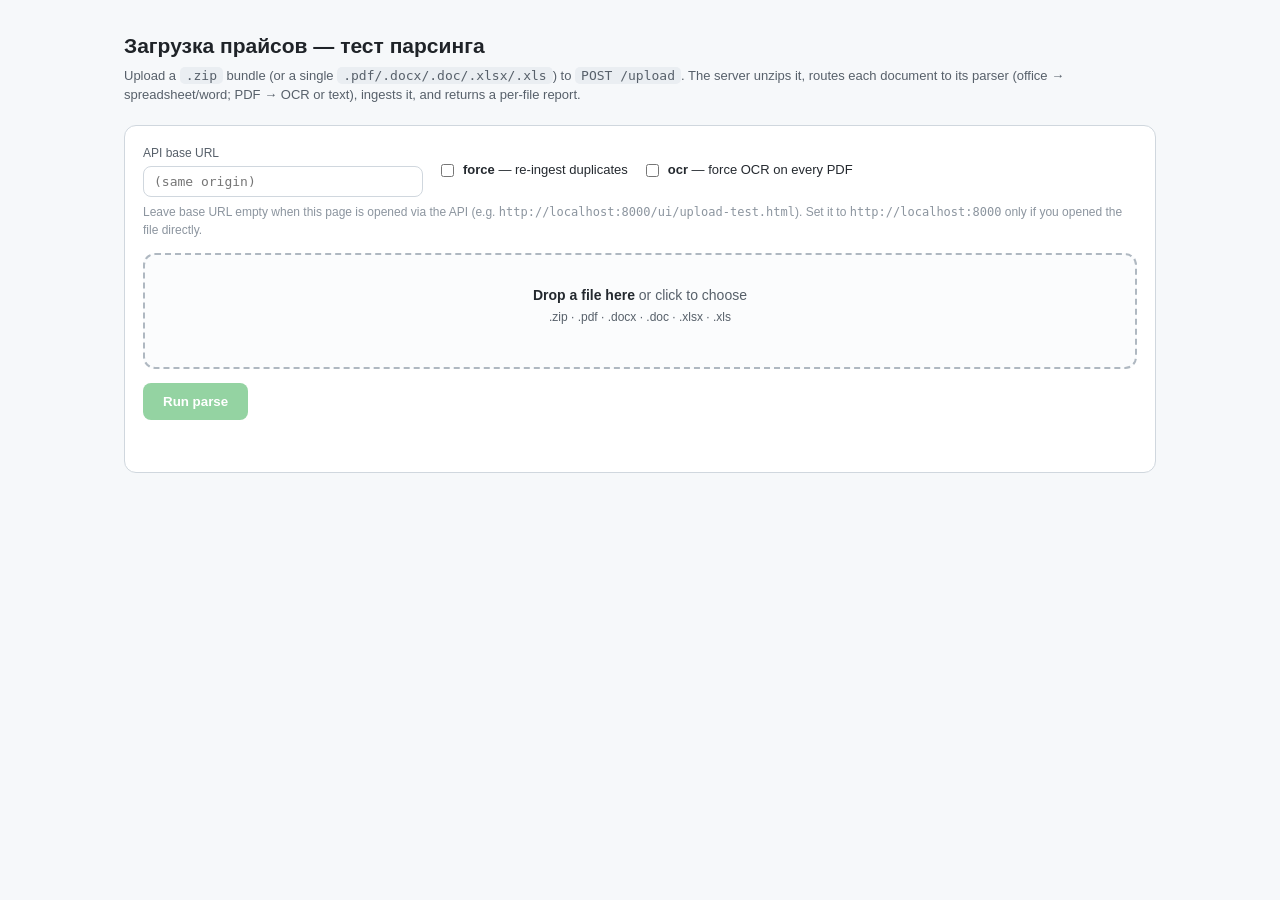
<file: app/static/upload-test.html>
<!doctype html>
<html lang="ru">
<head>
<meta charset="utf-8">
<meta name="viewport" content="width=device-width, initial-scale=1">
<title>Загрузка прайсов — тест парсинга (ZIP)</title>
<style>
  :root{--mono:ui-monospace,'SF Mono',Menlo,Consolas,monospace}
  *{box-sizing:border-box}
  body{font:14px/1.5 -apple-system,Segoe UI,Roboto,sans-serif;color:#1f2328;margin:0;background:#f6f8fa}
  .wrap{max-width:1080px;margin:0 auto;padding:30px 24px 64px}
  h1{font-size:21px;margin:0 0 4px}
  .sub{color:#57606a;margin:0 0 20px;font-size:13px}
  .sub code{font-family:var(--mono);background:#eaeef2;padding:1px 6px;border-radius:5px}
  .card{background:#fff;border:1px solid #d0d7de;border-radius:12px;padding:18px;margin-bottom:18px}
  .row{display:flex;gap:14px;flex-wrap:wrap;align-items:center}
  label.fld{font-size:12px;color:#57606a;display:flex;flex-direction:column;gap:4px}
  input[type=text]{font:13px var(--mono);padding:7px 10px;border:1px solid #d0d7de;border-radius:8px;min-width:280px}
  .chk{display:flex;align-items:center;gap:6px;font-size:13px;color:#24292f;cursor:pointer}
  .drop{margin-top:14px;border:2px dashed #afb8c1;border-radius:12px;padding:30px;text-align:center;
        color:#57606a;cursor:pointer;transition:.12s;background:#fbfcfd}
  .drop.over{border-color:#0969da;background:#ddf4ff55}
  .drop b{color:#24292f}
  .file{margin-top:10px;font:13px var(--mono);color:#1f2328}
  button{font:14px/1 inherit;font-weight:600;color:#fff;background:#1f883d;border:0;border-radius:8px;
         padding:11px 20px;cursor:pointer;margin-top:14px}
  button:disabled{background:#94d3a2;cursor:default}
  .status{margin:14px 0 0;font-size:13px;color:#57606a;min-height:20px}
  .spin{display:inline-block;width:13px;height:13px;border:2px solid #afb8c1;border-top-color:#0969da;
        border-radius:50%;animation:s .7s linear infinite;vertical-align:-2px;margin-right:7px}
  @keyframes s{to{transform:rotate(360deg)}}
  .cards{display:flex;gap:11px;flex-wrap:wrap;margin:0 0 16px}
  .stat{flex:1;min-width:108px;border:1px solid;border-radius:10px;padding:12px 15px}
  .stat .v{font-size:24px;font-weight:700;line-height:1}.stat .l{font-size:12px;color:#57606a;margin-top:4px}
  table{width:100%;border-collapse:collapse;background:#fff;border:1px solid #d0d7de;border-radius:10px;overflow:hidden}
  th{text-align:left;font-size:11px;text-transform:uppercase;letter-spacing:.04em;color:#57606a;
     background:#f6f8fa;padding:9px 11px;border-bottom:1px solid #d0d7de}
  td{padding:8px 11px;border-bottom:1px solid #eaeef2;vertical-align:top;font-size:13px}
  tr:last-child td{border-bottom:none}
  .num{font-variant-numeric:tabular-nums;text-align:right;font-family:var(--mono);font-size:12.5px}
  .fmt{font-family:var(--mono);font-size:12px;color:#57606a}
  .badge{font-size:11.5px;font-weight:600;white-space:nowrap;padding:2px 8px;border-radius:20px}
  .warn{font-size:11.5px;color:#9a6700;margin-top:3px}
  .err{font-size:11.5px;color:#cf222e;margin-top:3px;font-family:var(--mono)}
  details{margin-top:16px}summary{cursor:pointer;color:#57606a;font-size:13px}
  pre{background:#0d1117;color:#c9d1d9;font:12px/1.5 var(--mono);padding:14px;border-radius:10px;overflow:auto;max-height:360px}
  .hint{font-size:12px;color:#8c959f;margin-top:6px}
</style>
</head>
<body><div class="wrap">
  <h1>Загрузка прайсов — тест парсинга</h1>
  <p class="sub">Upload a <code>.zip</code> bundle (or a single <code>.pdf/.docx/.doc/.xlsx/.xls</code>) to
    <code>POST /upload</code>. The server unzips it, routes each document to its parser
    (office → spreadsheet/word; PDF → OCR or text), ingests it, and returns a per-file report.</p>

  <div class="card">
    <div class="row">
      <label class="fld">API base URL
        <input id="base" type="text" placeholder="(same origin)" value="">
      </label>
      <label class="chk"><input type="checkbox" id="force"> <span><b>force</b> — re-ingest duplicates</span></label>
      <label class="chk"><input type="checkbox" id="ocr"> <span><b>ocr</b> — force OCR on every PDF</span></label>
    </div>
    <div class="hint">Leave base URL empty when this page is opened via the API (e.g. <code>http://localhost:8000/ui/upload-test.html</code>). Set it to <code>http://localhost:8000</code> only if you opened the file directly.</div>

    <div id="drop" class="drop">
      <b>Drop a file here</b> or click to choose<br>
      <span style="font-size:12px">.zip · .pdf · .docx · .doc · .xlsx · .xls</span>
      <input id="file" type="file" accept=".zip,.pdf,.docx,.doc,.xlsx,.xls" hidden>
      <div id="fname" class="file"></div>
    </div>
    <button id="run" disabled>Run parse</button>
    <div id="status" class="status"></div>
  </div>

  <div id="result"></div>
  <details id="rawbox" style="display:none">
    <summary>Raw JSON response</summary>
    <pre id="raw"></pre>
  </details>
</div>

<script>
const $ = s => document.querySelector(s);
const drop=$('#drop'), fileIn=$('#file'), fname=$('#fname'), runBtn=$('#run'),
      statusEl=$('#status'), result=$('#result'), rawBox=$('#rawbox'), raw=$('#raw');
let chosen=null;

function pick(f){ chosen=f; fname.textContent = f ? `📦 ${f.name}  (${(f.size/1024).toFixed(0)} KB)` : '';
                 runBtn.disabled = !f; }
drop.onclick = ()=>fileIn.click();
fileIn.onchange = e => pick(e.target.files[0]);
['dragover','dragenter'].forEach(ev=>drop.addEventListener(ev,e=>{e.preventDefault();drop.classList.add('over');}));
['dragleave','drop'].forEach(ev=>drop.addEventListener(ev,e=>{e.preventDefault();drop.classList.remove('over');}));
drop.addEventListener('drop',e=>{ if(e.dataTransfer.files[0]) pick(e.dataTransfer.files[0]); });

const esc = s => String(s==null?'':s).replace(/[&<>"]/g,c=>({'&':'&amp;','<':'&lt;','>':'&gt;','"':'&quot;'}[c]));
const fmtN = n => (n==null?'—':Number(n).toLocaleString('ru-RU'));

function badge(r){
  let bg,fg,txt;
  if(r.status==='error'){bg='#ffebe9';fg='#cf222e';txt='✗ error';}
  else if(r.skipped_duplicate){bg='#eaeef2';fg='#57606a';txt='• duplicate';}
  else if((r.rows_needs_review||0)>0){bg='#fff8c5';fg='#9a6700';txt='⚠ '+r.status;}
  else if((r.rows_written||0)>0){bg='#dafbe1';fg='#1a7f37';txt='✓ '+r.status;}
  else {bg='#f0f1f3';fg='#6e7781';txt=r.status||'—';}
  return `<span class="badge" style="background:${bg};color:${fg}">${esc(txt)}</span>`;
}

function reportRow(r){
  const warns=(r.warnings||[]);
  const wHtml = warns.length ? warns.map(w=>{
    const cls = /error|fail|unavailable/i.test(w)?'err':'warn';
    return `<div class="${cls}">${esc(w)}</div>`;}).join('') : '';
  return `<tr>
    <td><b>${esc(r.file_name)}</b>${wHtml}</td>
    <td class="fmt">${esc(r.file_format||'—')}</td>
    <td>${badge(r)}</td>
    <td class="num">${fmtN(r.rows_parsed)}</td>
    <td class="num">${fmtN(r.rows_written)}</td>
    <td class="num">${fmtN(r.rows_needs_review)}</td>
    <td class="num">${fmtN(r.rows_matched)}</td>
    <td>${esc(r.partner||'—')}</td></tr>`;
}

function render(v){
  rawBox.style.display='block'; raw.textContent = JSON.stringify(v,null,2);
  const reports = v.reports || [];
  const total=v.total||0, done=v.done||0, pct = total? Math.round(done/total*100) : (v.status==='done'?100:0);
  const running = v.status==='running' || v.status==='queued';
  const barColor = v.status==='error'?'#cf222e':(v.status==='done'?'#1a7f37':'#0969da');
  const label = running
     ? `Обработка ${done}/${total||'?'}${v.current?` — <b style="color:#24292f">${esc(v.current)}</b>`:''}`
     : `Статус: <b>${esc(v.status)}</b>`;
  const bar = `<div style="margin:0 0 16px">
    <div style="display:flex;justify-content:space-between;font-size:13px;color:#57606a;margin-bottom:6px">
      <span>${label}</span><span>${pct}% · ${v.elapsed_sec||0}s</span></div>
    <div style="height:9px;background:#eaeef2;border-radius:5px;overflow:hidden">
      <div style="height:100%;width:${pct}%;background:${barColor};transition:width .3s"></div></div></div>`;
  const C=[['Файлов',`${done}/${total||'?'}`,'#24292f','#eaeef2'],
           ['Ошибок',v.errors,'#cf222e','#ffebe9'],
           ['Строк записано',v.rows_written,'#0969da','#ddf4ff'],
           ['На проверку',v.rows_needs_review,'#9a6700','#fff8c5']];
  const cards = `<div class="cards">`+C.map(([l,val,fg,bg])=>
    `<div class="stat" style="background:${bg};border-color:${fg}33"><div class="v" style="color:${fg}">${typeof val==='number'?fmtN(val):val}</div><div class="l">${l}</div></div>`).join('')+`</div>`;
  const errBox = v.error?`<div class="err" style="margin:0 0 12px">${esc(v.error)}</div>`:'';
  const head = `<thead><tr><th>Файл</th><th>Формат</th><th>Статус</th><th class="num">parsed</th>
    <th class="num">written</th><th class="num">review</th><th class="num">matched</th><th>Партнёр</th></tr></thead>`;
  const table = reports.length? `<table>${head}<tbody>${reports.map(reportRow).join('')}</tbody></table>` : '';
  result.innerHTML = `<div class="sub" style="margin:0 0 10px">Архив: <code>${esc(v.archive)}</code> · job <code>${esc(v.job_id)}</code></div>`
    + bar + errBox + cards + table;
}

function renderError(code, msg){
  rawBox.style.display='none';
  result.innerHTML = `<div class="card" style="border-color:#cf222e55">
    <b style="color:#cf222e">Ошибка (${esc(code)})</b>
    <pre style="margin-top:10px;background:#fff5f5;color:#86181d">${esc(msg)}</pre></div>`;
}

let polling=false;
async function poll(jobId, base){
  try{
    const r = await fetch(`${base}/jobs/${jobId}`);
    if(!r.ok){ renderError(r.status, await r.text()); polling=false; runBtn.disabled=false; return; }
    const v = await r.json();
    render(v);
    if(v.status==='done' || v.status==='error'){
      polling=false; runBtn.disabled=false;
      statusEl.textContent = (v.status==='done'?'Готово за ':'Ошибка за ')+`${v.elapsed_sec}s`;
    }else{
      statusEl.innerHTML = `<span class="spin"></span>Обработка… ${v.done}/${v.total||'?'} (${v.elapsed_sec||0}s)`;
      setTimeout(()=>poll(jobId, base), 1200);
    }
  }catch(e){ renderError('network', e.message); polling=false; runBtn.disabled=false; }
}

runBtn.onclick = async ()=>{
  if(!chosen || polling) return;
  const base = ($('#base').value||'').trim().replace(/\/+$/,'');
  const qs = new URLSearchParams({force:$('#force').checked, ocr:$('#ocr').checked});
  const fd = new FormData(); fd.append('file', chosen);
  runBtn.disabled=true; polling=true; result.innerHTML=''; rawBox.style.display='none';
  statusEl.innerHTML = `<span class="spin"></span>Загрузка ${(chosen.size/1024/1024).toFixed(1)} МБ…`;
  try{
    const r = await fetch(`${base}/upload?${qs}`, {method:'POST', body:fd});
    const text = await r.text();
    let data=null; try{ data=JSON.parse(text); }catch{}
    if(!r.ok){ renderError(r.status, (data&&data.detail)||text||r.statusText); polling=false; runBtn.disabled=false; return; }
    statusEl.innerHTML = `<span class="spin"></span>Принято, парсинг в фоне…`;
    poll(data.job_id, base);   // returns immediately; progress is polled
  }catch(e){
    renderError('network', e.message + ' — is the API running and the base URL correct?');
    polling=false; runBtn.disabled=false;
  }
};
</script>
</body></html>
</file>
